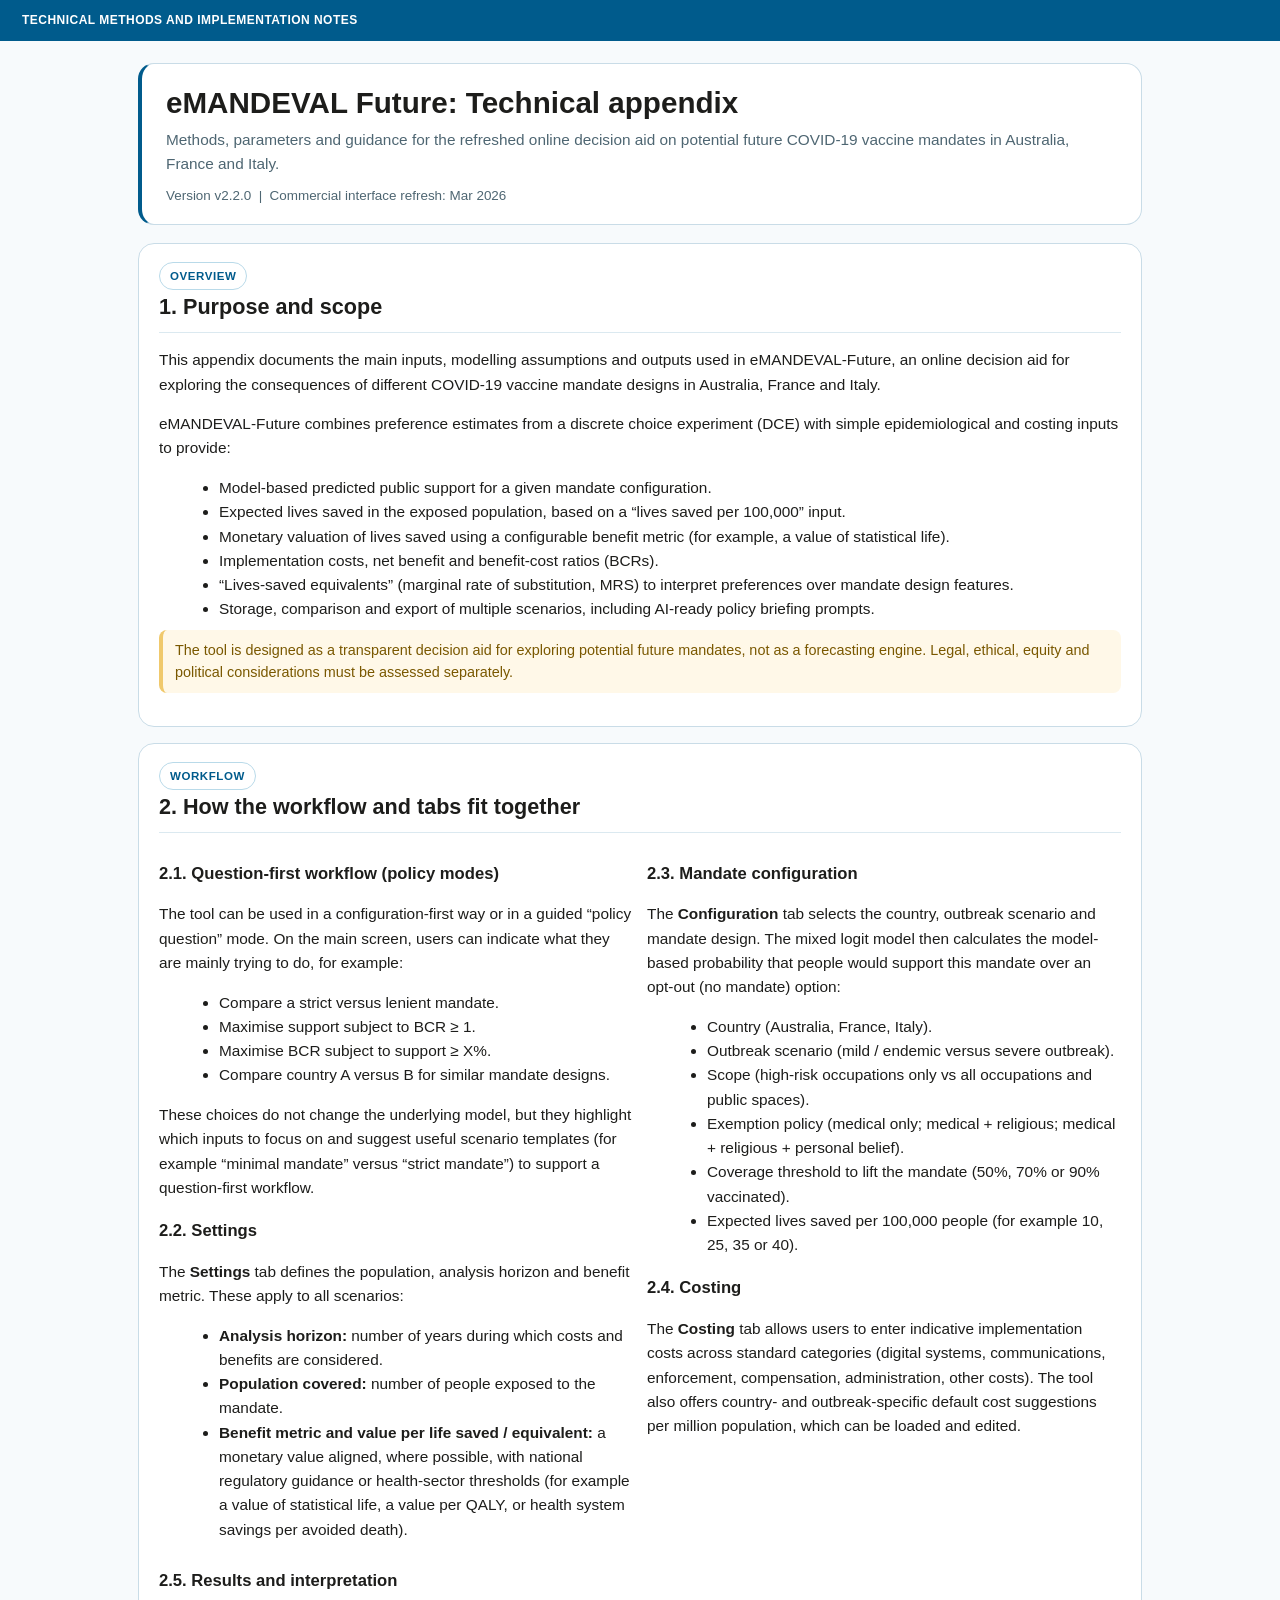
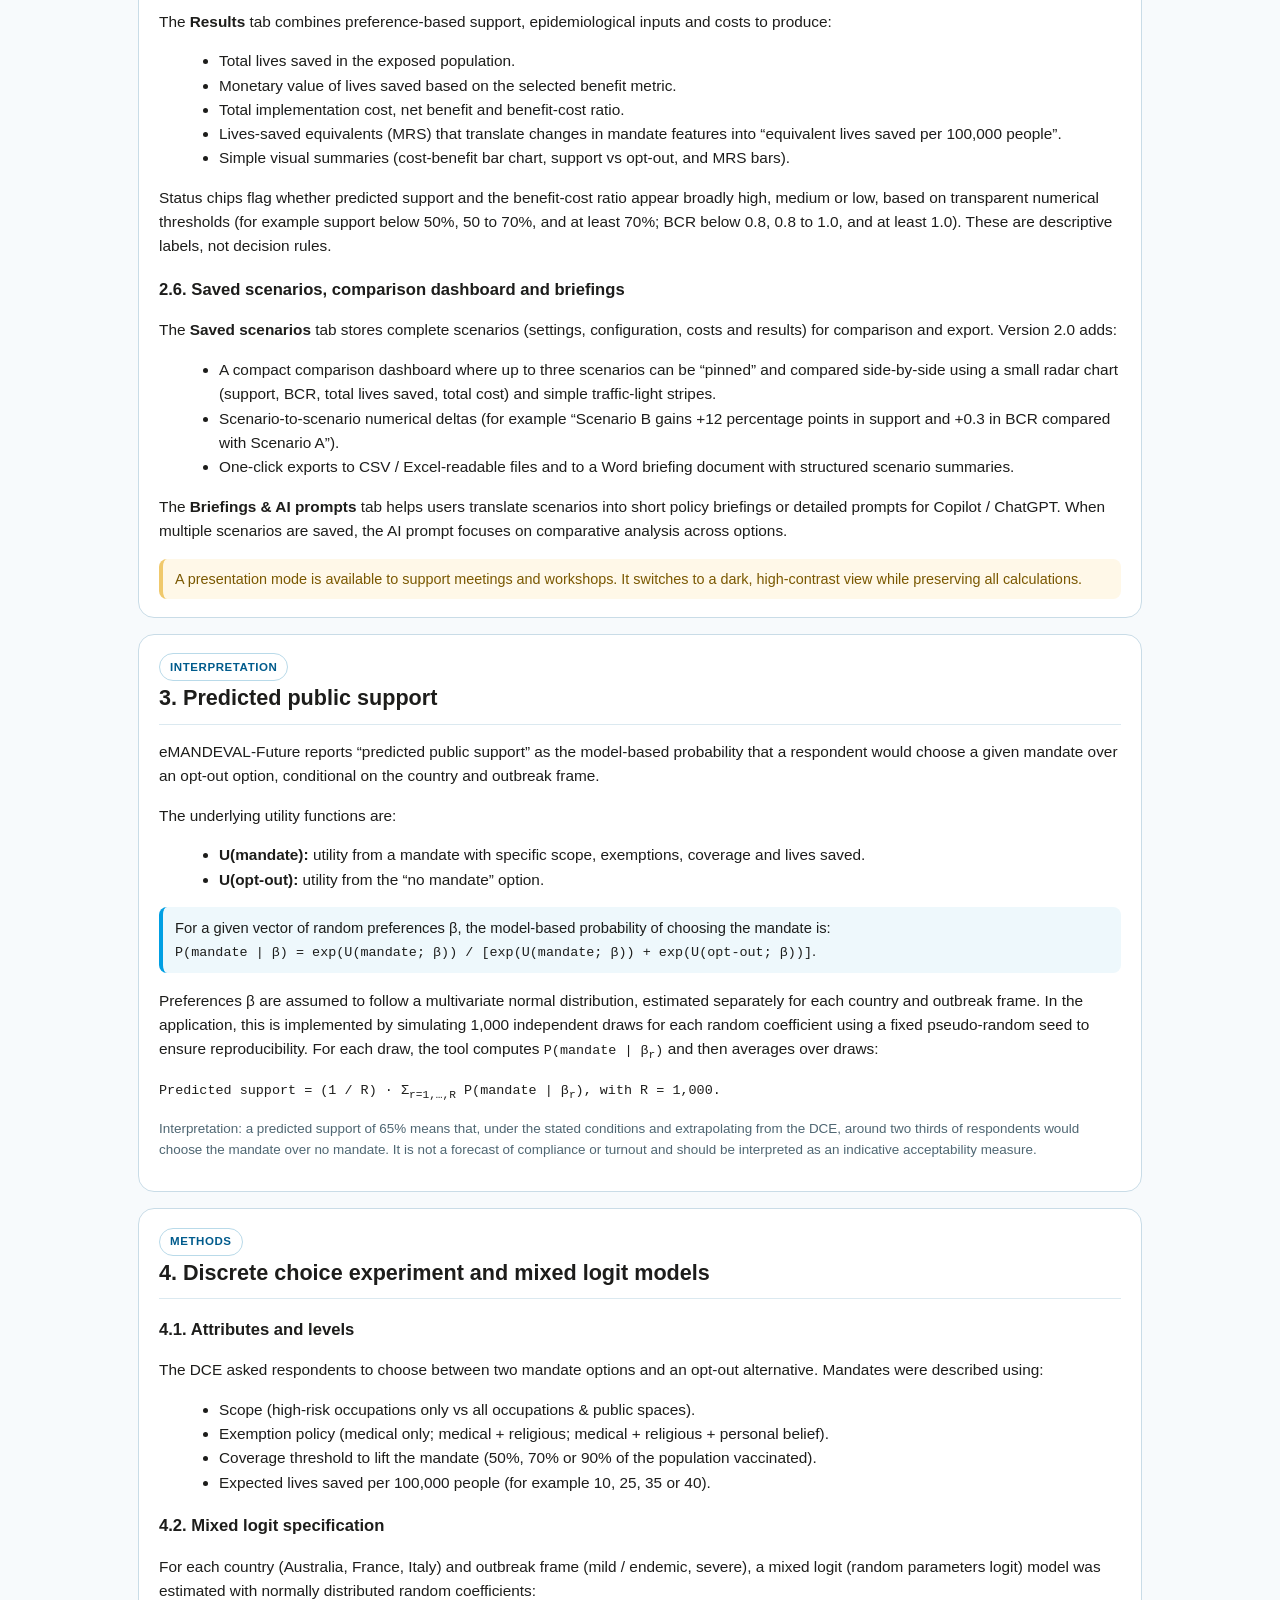
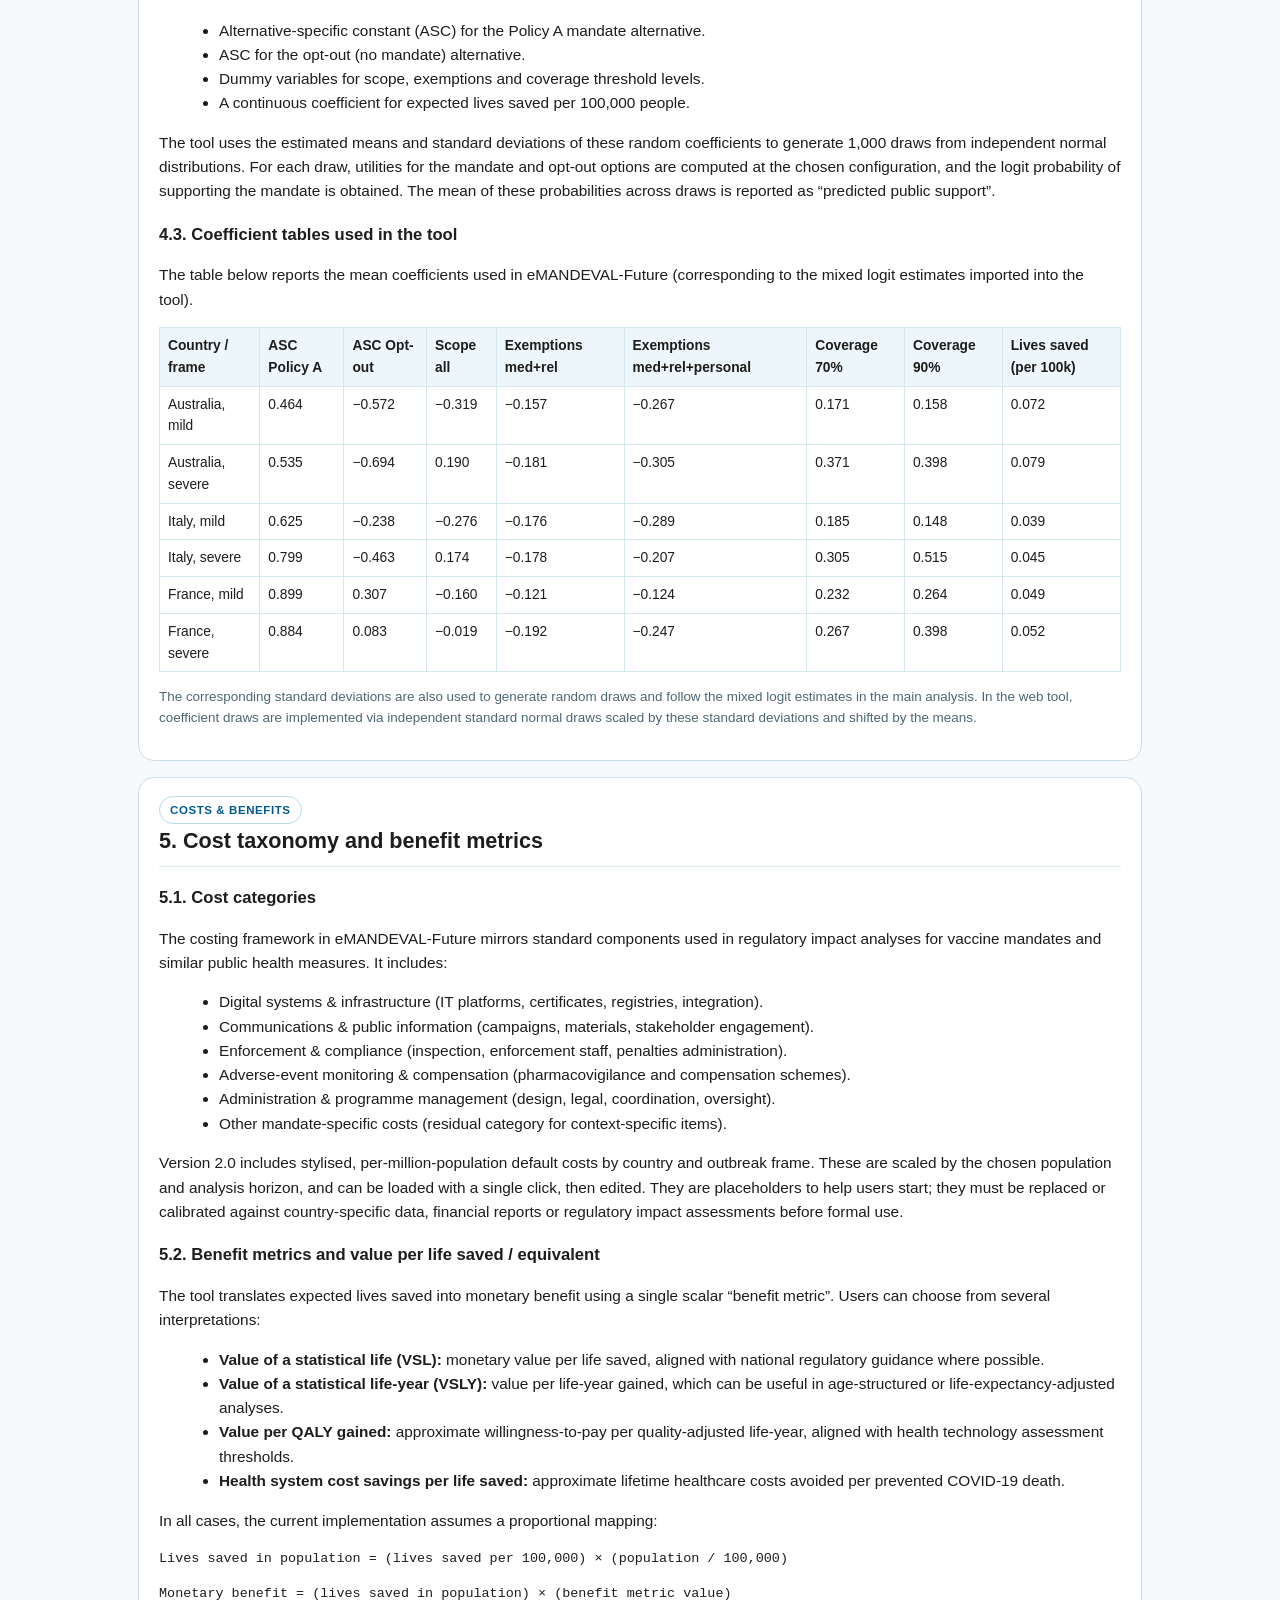
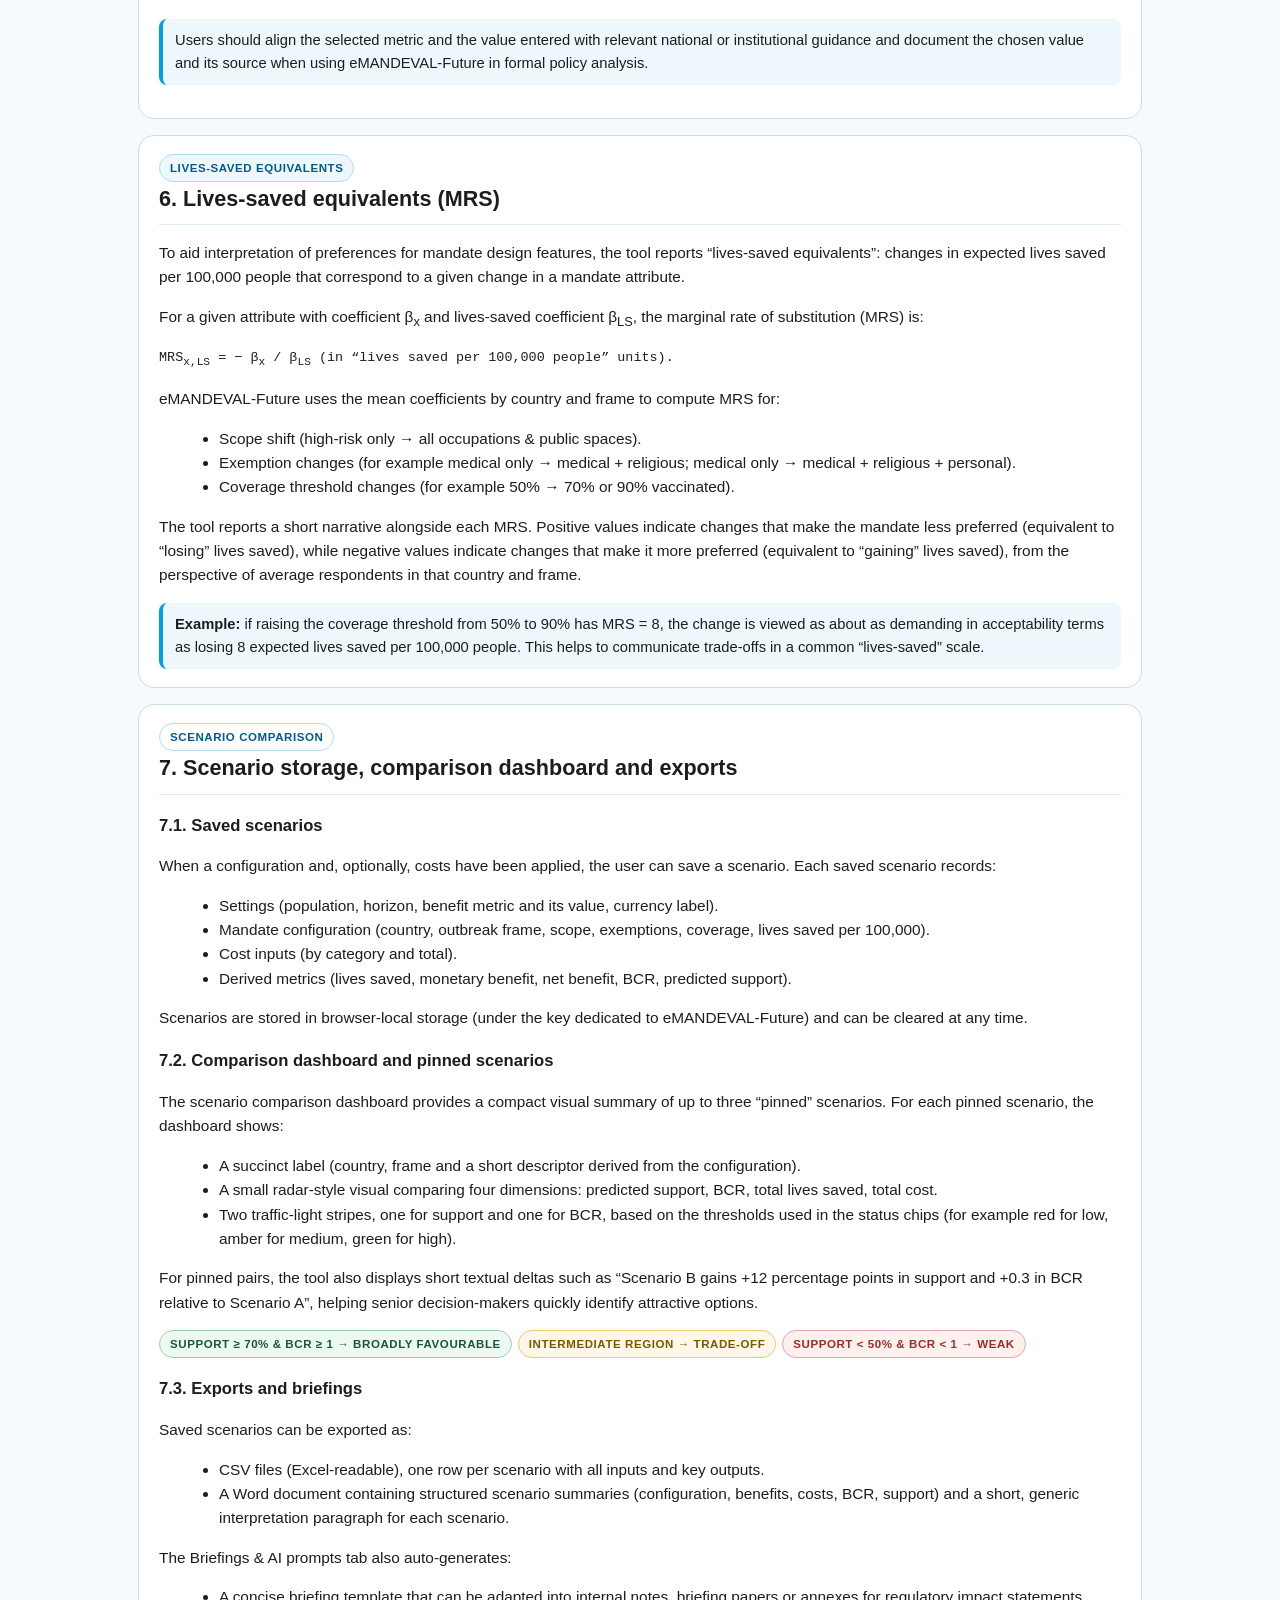
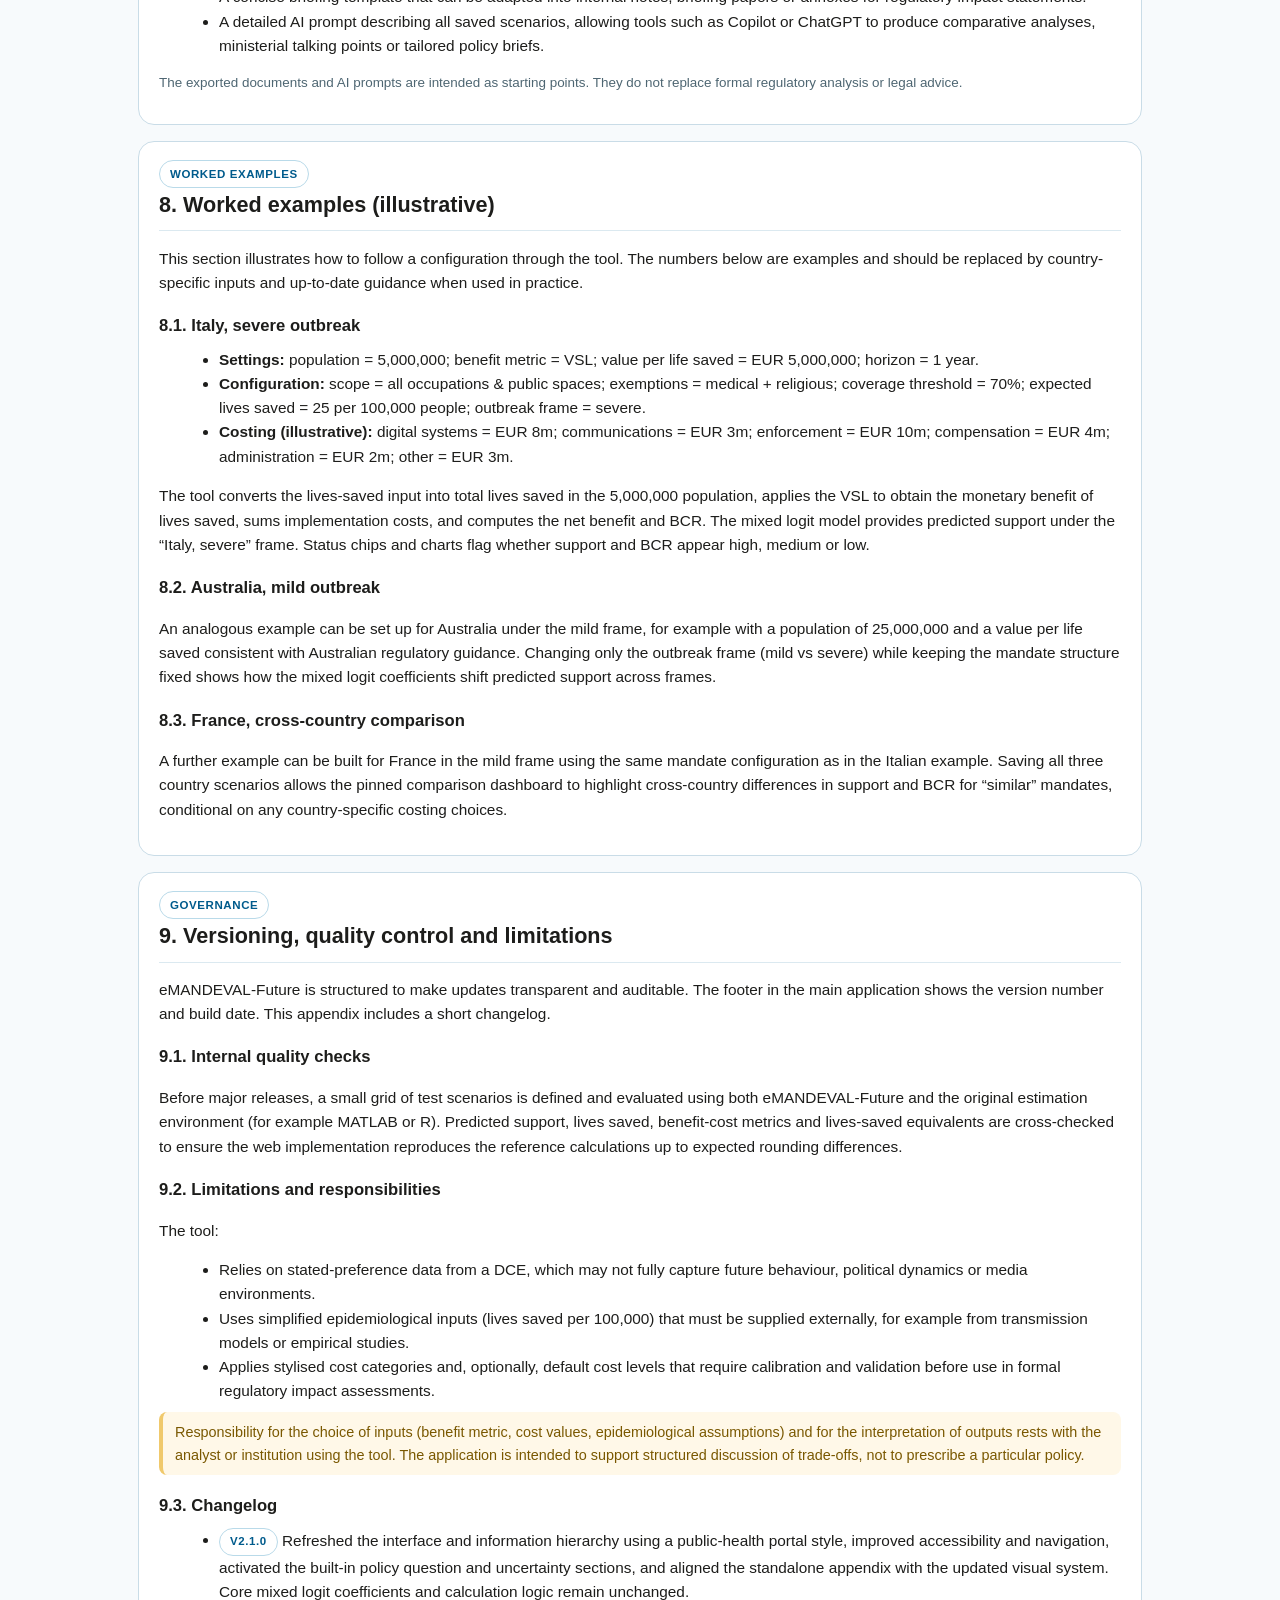
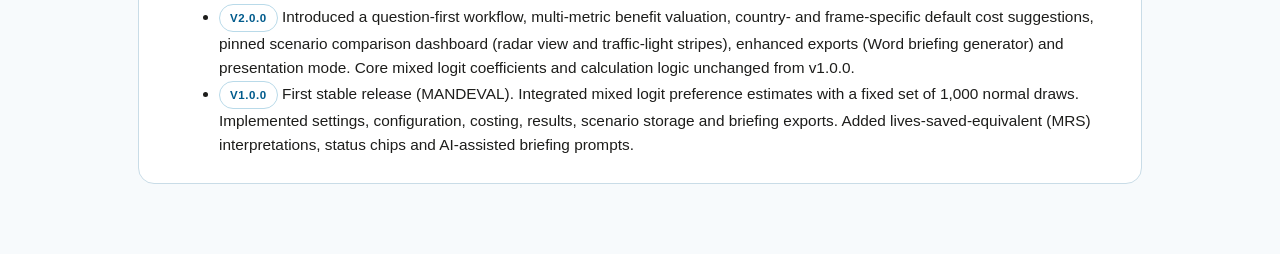
<file: technical-appendix.html>
<!DOCTYPE html>
<html lang="en">
<head>
  <meta charset="UTF-8" />
  <title>eMANDEVAL Future: Technical appendix</title>
  <meta name="viewport" content="width=device-width, initial-scale=1" />
  <style>
    :root {
      --who-blue: #009fe3;
      --who-blue-deep: #005b8c;
      --who-blue-soft: #eef8fc;
      --who-border: #c9dce7;
      --who-border-strong: #93b6c8;
      --who-text: #1d1d1b;
      --who-text-soft: #4e6672;
      --who-warning-bg: #fff8e8;
      --who-warning-border: #f0c96c;
      --who-warning-text: #7a5800;
      --who-card: #ffffff;
      --who-page: #f5fbfe;
      --radius-md: 10px;
      --radius-lg: 16px;
      --shadow: 0 12px 28px rgba(0, 59, 92, 0.08);
      --font-sans: Arial, Helvetica, "Segoe UI", Roboto, sans-serif;
    }

    * {
      box-sizing: border-box;
    }

    body {
      margin: 0;
      padding: 0;
      font-family: var(--font-sans);
      line-height: 1.58;
      color: var(--who-text);
      background: #f7fafc;
    }

    body::before {
      content: "Technical methods and implementation notes";
      display: block;
      padding: 11px 22px;
      background: var(--who-blue-deep);
      color: #ffffff;
      font-size: 12px;
      font-weight: 700;
      letter-spacing: 0.04em;
      text-transform: uppercase;
    }

    .page {
      max-width: 1040px;
      margin: 22px auto 30px auto;
      padding: 0 18px 24px 18px;
    }

    header {
      padding: 22px 24px 18px 24px;
      margin-bottom: 18px;
      border: 1px solid var(--who-border);
      border-left: 4px solid var(--who-blue-deep);
      border-radius: var(--radius-lg);
      background: #ffffff;
      box-shadow: none;
    }

    header h1 {
      margin: 0;
      font-size: 1.85rem;
      line-height: 1.15;
      color: var(--who-text);
    }

    header p {
      margin: 8px 0 0 0;
      color: var(--who-text-soft);
      font-size: 0.96rem;
    }

    h2 {
      margin: 0 0 10px;
      padding-bottom: 8px;
      border-bottom: 1px solid #dbe9f0;
      font-size: 1.35rem;
      color: var(--who-text);
    }

    h3 {
      margin-top: 18px;
      margin-bottom: 6px;
      font-size: 1.04rem;
      color: var(--who-text);
    }

    h4 {
      margin-top: 12px;
      margin-bottom: 4px;
      font-size: 0.95rem;
      color: var(--who-text);
    }

    p,
    li {
      font-size: 0.96rem;
      color: var(--who-text);
    }

    ul {
      margin: 8px 0 8px 20px;
    }

    .card {
      position: relative;
      background: var(--who-card);
      border-radius: var(--radius-lg);
      padding: 18px 20px;
      border: 1px solid var(--who-border);
      margin-bottom: 16px;
      box-shadow: none;
    }

    .card::before {
      display: none;
    }

    .pill,
    .chip,
    .tag {
      display: inline-flex;
      align-items: center;
      min-height: 28px;
      padding: 0 10px;
      border-radius: 999px;
      border: 1px solid #b9dae9;
      background: #ffffff;
      color: var(--who-blue-deep);
      font-size: 0.72rem;
      font-weight: 700;
      text-transform: uppercase;
      letter-spacing: 0.05em;
    }

    .pill.secondary {
      background: var(--who-blue-soft);
    }

    .grid-2 {
      display: grid;
      grid-template-columns: repeat(auto-fit, minmax(280px, 1fr));
      gap: 14px;
    }

    .highlight,
    .subtle-box {
      background: var(--who-blue-soft);
      border-left: 4px solid var(--who-blue);
      padding: 10px 12px;
      border-radius: 8px;
      font-size: 0.92rem;
    }

    .note {
      background: var(--who-warning-bg);
      border-left: 4px solid var(--who-warning-border);
      color: var(--who-warning-text);
      padding: 9px 12px;
      border-radius: 8px;
      margin-top: 8px;
      font-size: 0.9rem;
    }

    table {
      width: 100%;
      border-collapse: collapse;
      font-size: 0.86rem;
      margin-top: 8px;
    }

    table th,
    table td {
      border: 1px solid #d7e7ee;
      padding: 7px 8px;
      text-align: left;
      vertical-align: top;
    }

    table thead {
      background: #edf7fb;
    }

    .small {
      font-size: 0.84rem;
      color: var(--who-text-soft);
    }

    .chip-row {
      margin-top: 8px;
      display: flex;
      flex-wrap: wrap;
      gap: 6px;
    }

    .chip.good {
      color: #145a32;
      border-color: #9ed0b0;
      background: #edf8f2;
    }

    .chip.med {
      color: #7a5800;
      border-color: #f0c96c;
      background: #fff8e8;
    }

    .chip.bad {
      color: #9d2d23;
      border-color: #e3a8a3;
      background: #fdf0ef;
    }

    .changelog {
      font-size: 0.86rem;
    }

    .inline-math {
      font-family: "SF Mono", ui-monospace, Menlo, Monaco, Consolas, "Liberation Mono", "Courier New", monospace;
      font-size: 0.84rem;
    }

    @media print {
      body {
        background: #ffffff;
      }
      body::before {
        display: none;
      }
      .card,
      header {
        box-shadow: none;
      }
    }
  </style>
</head>
<body>
  <div class="page">
    <header>
      <h1>eMANDEVAL Future: Technical appendix</h1>
      <p>Methods, parameters and guidance for the refreshed online decision aid on potential future COVID-19 vaccine mandates in Australia, France and Italy.</p>
      <p class="small">Version v2.2.0 &nbsp;|&nbsp; Commercial interface refresh: Mar 2026</p>
    </header>

    <section class="card">
      <span class="pill">Overview</span>
      <h2>1. Purpose and scope</h2>
      <p>
        This appendix documents the main inputs, modelling assumptions and outputs used in eMANDEVAL-Future, an online
        decision aid for exploring the consequences of different COVID-19 vaccine mandate designs in Australia, France
        and Italy.
      </p>
      <p>
        eMANDEVAL-Future combines preference estimates from a discrete choice experiment (DCE) with simple epidemiological
        and costing inputs to provide:
      </p>
      <ul>
        <li>Model-based predicted public support for a given mandate configuration.</li>
        <li>Expected lives saved in the exposed population, based on a “lives saved per 100,000” input.</li>
        <li>Monetary valuation of lives saved using a configurable benefit metric (for example, a value of statistical life).</li>
        <li>Implementation costs, net benefit and benefit-cost ratios (BCRs).</li>
        <li>“Lives-saved equivalents” (marginal rate of substitution, MRS) to interpret preferences over mandate design features.</li>
        <li>Storage, comparison and export of multiple scenarios, including AI-ready policy briefing prompts.</li>
      </ul>
      <p class="note">
        The tool is designed as a transparent decision aid for exploring potential future mandates, not as a forecasting
        engine. Legal, ethical, equity and political considerations must be assessed separately.
      </p>
    </section>

    <section class="card">
      <span class="pill">Workflow</span>
      <h2>2. How the workflow and tabs fit together</h2>
      <div class="grid-2">
        <div>
          <h3>2.1. Question-first workflow (policy modes)</h3>
          <p>
            The tool can be used in a configuration-first way or in a guided “policy question” mode. On the main screen,
            users can indicate what they are mainly trying to do, for example:
          </p>
          <ul>
            <li>Compare a strict versus lenient mandate.</li>
            <li>Maximise support subject to BCR&nbsp;≥&nbsp;1.</li>
            <li>Maximise BCR subject to support&nbsp;≥&nbsp;X%.</li>
            <li>Compare country A versus B for similar mandate designs.</li>
          </ul>
          <p>
            These choices do not change the underlying model, but they highlight which inputs to focus on and suggest
            useful scenario templates (for example “minimal mandate” versus “strict mandate”) to support a question-first
            workflow.
          </p>

          <h3>2.2. Settings</h3>
          <p>
            The <strong>Settings</strong> tab defines the population, analysis horizon and benefit metric. These apply to
            all scenarios:
          </p>
          <ul>
            <li><strong>Analysis horizon:</strong> number of years during which costs and benefits are considered.</li>
            <li><strong>Population covered:</strong> number of people exposed to the mandate.</li>
            <li>
              <strong>Benefit metric and value per life saved / equivalent:</strong> a monetary value aligned, where
              possible, with national regulatory guidance or health-sector thresholds (for example a value of statistical
              life, a value per QALY, or health system savings per avoided death).
            </li>
          </ul>
        </div>

        <div>
          <h3>2.3. Mandate configuration</h3>
          <p>
            The <strong>Configuration</strong> tab selects the country, outbreak scenario and mandate design. The mixed
            logit model then calculates the model-based probability that people would support this mandate over an opt-out
            (no mandate) option:
          </p>
          <ul>
            <li>Country (Australia, France, Italy).</li>
            <li>Outbreak scenario (mild / endemic versus severe outbreak).</li>
            <li>Scope (high-risk occupations only vs all occupations and public spaces).</li>
            <li>Exemption policy (medical only; medical + religious; medical + religious + personal belief).</li>
            <li>Coverage threshold to lift the mandate (50%, 70% or 90% vaccinated).</li>
            <li>Expected lives saved per 100,000 people (for example 10, 25, 35 or 40).</li>
          </ul>

          <h3>2.4. Costing</h3>
          <p>
            The <strong>Costing</strong> tab allows users to enter indicative implementation costs across standard
            categories (digital systems, communications, enforcement, compensation, administration, other costs). The tool
            also offers country- and outbreak-specific default cost suggestions per million population, which can be
            loaded and edited.
          </p>
        </div>
      </div>

      <h3>2.5. Results and interpretation</h3>
      <p>
        The <strong>Results</strong> tab combines preference-based support, epidemiological inputs and costs to produce:
      </p>
      <ul>
        <li>Total lives saved in the exposed population.</li>
        <li>Monetary value of lives saved based on the selected benefit metric.</li>
        <li>Total implementation cost, net benefit and benefit-cost ratio.</li>
        <li>
          Lives-saved equivalents (MRS) that translate changes in mandate features into “equivalent lives saved per
          100,000 people”.
        </li>
        <li>Simple visual summaries (cost-benefit bar chart, support vs opt-out, and MRS bars).</li>
      </ul>
      <p>
        Status chips flag whether predicted support and the benefit-cost ratio appear broadly high, medium or low, based
        on transparent numerical thresholds (for example support below 50%, 50 to 70%, and at least 70%; BCR below 0.8, 0.8 to 1.0, and at least 1.0). These
        are descriptive labels, not decision rules.
      </p>

      <h3>2.6. Saved scenarios, comparison dashboard and briefings</h3>
      <p>
        The <strong>Saved scenarios</strong> tab stores complete scenarios (settings, configuration, costs and results)
        for comparison and export. Version 2.0 adds:
      </p>
      <ul>
        <li>
          A compact comparison dashboard where up to three scenarios can be “pinned” and compared side-by-side using a
          small radar chart (support, BCR, total lives saved, total cost) and simple traffic-light stripes.
        </li>
        <li>
          Scenario-to-scenario numerical deltas (for example “Scenario B gains +12 percentage points in support and +0.3
          in BCR compared with Scenario A”).
        </li>
        <li>
          One-click exports to CSV / Excel-readable files and to a Word briefing document with structured scenario
          summaries.
        </li>
      </ul>
      <p>
        The <strong>Briefings &amp; AI prompts</strong> tab helps users translate scenarios into short policy briefings or
        detailed prompts for Copilot / ChatGPT. When multiple scenarios are saved, the AI prompt focuses on comparative
        analysis across options.
      </p>
      <div class="note">
        A presentation mode is available to support meetings and workshops. It switches to a dark, high-contrast view
        while preserving all calculations.
      </div>
    </section>

    <section class="card">
      <span class="pill">Interpretation</span>
      <h2>3. Predicted public support</h2>
      <p>
        eMANDEVAL-Future reports “predicted public support” as the model-based probability that a respondent would choose
        a given mandate over an opt-out option, conditional on the country and outbreak frame.
      </p>
      <p>
        The underlying utility functions are:
      </p>
      <ul>
        <li><strong>U(mandate):</strong> utility from a mandate with specific scope, exemptions, coverage and lives saved.</li>
        <li><strong>U(opt-out):</strong> utility from the “no mandate” option.</li>
      </ul>
      <p class="highlight">
        For a given vector of random preferences β, the model-based probability of choosing the mandate is:
        <br />
        <span class="inline-math">P(mandate | β) = exp(U(mandate; β)) / [exp(U(mandate; β)) + exp(U(opt-out; β))]</span>.
      </p>
      <p>
        Preferences β are assumed to follow a multivariate normal distribution, estimated separately for each country and
        outbreak frame. In the application, this is implemented by simulating 1,000 independent draws for each random
        coefficient using a fixed pseudo-random seed to ensure reproducibility. For each draw, the tool computes
        <span class="inline-math">P(mandate | β<sub>r</sub>)</span> and then averages over draws:
      </p>
      <p class="inline-math">
        Predicted support = (1 / R) · Σ<sub>r=1,…,R</sub> P(mandate | β<sub>r</sub>), with R = 1,000.
      </p>
      <p class="small">
        Interpretation: a predicted support of 65% means that, under the stated conditions and extrapolating from the DCE,
        around two thirds of respondents would choose the mandate over no mandate. It is not a forecast of compliance or
        turnout and should be interpreted as an indicative acceptability measure.
      </p>
    </section>

    <section class="card">
      <span class="pill">Methods</span>
      <h2>4. Discrete choice experiment and mixed logit models</h2>

      <h3>4.1. Attributes and levels</h3>
      <p>
        The DCE asked respondents to choose between two mandate options and an opt-out alternative. Mandates were
        described using:
      </p>
      <ul>
        <li>Scope (high-risk occupations only vs all occupations &amp; public spaces).</li>
        <li>Exemption policy (medical only; medical + religious; medical + religious + personal belief).</li>
        <li>Coverage threshold to lift the mandate (50%, 70% or 90% of the population vaccinated).</li>
        <li>Expected lives saved per 100,000 people (for example 10, 25, 35 or 40).</li>
      </ul>

      <h3>4.2. Mixed logit specification</h3>
      <p>
        For each country (Australia, France, Italy) and outbreak frame (mild / endemic, severe), a mixed logit (random
        parameters logit) model was estimated with normally distributed random coefficients:
      </p>
      <ul>
        <li>Alternative-specific constant (ASC) for the Policy A mandate alternative.</li>
        <li>ASC for the opt-out (no mandate) alternative.</li>
        <li>Dummy variables for scope, exemptions and coverage threshold levels.</li>
        <li>A continuous coefficient for expected lives saved per 100,000 people.</li>
      </ul>

      <p>
        The tool uses the estimated means and standard deviations of these random coefficients to generate 1,000 draws
        from independent normal distributions. For each draw, utilities for the mandate and opt-out options are computed
        at the chosen configuration, and the logit probability of supporting the mandate is obtained. The mean of these
        probabilities across draws is reported as “predicted public support”.
      </p>

      <h3>4.3. Coefficient tables used in the tool</h3>
      <p>
        The table below reports the mean coefficients used in eMANDEVAL-Future (corresponding to the mixed logit estimates
        imported into the tool).
      </p>

      <table>
        <thead>
          <tr>
            <th>Country / frame</th>
            <th>ASC Policy A</th>
            <th>ASC Opt-out</th>
            <th>Scope all</th>
            <th>Exemptions med+rel</th>
            <th>Exemptions med+rel+personal</th>
            <th>Coverage 70%</th>
            <th>Coverage 90%</th>
            <th>Lives saved (per 100k)</th>
          </tr>
        </thead>
        <tbody>
          <tr>
            <td>Australia, mild</td>
            <td>0.464</td>
            <td>−0.572</td>
            <td>−0.319</td>
            <td>−0.157</td>
            <td>−0.267</td>
            <td>0.171</td>
            <td>0.158</td>
            <td>0.072</td>
          </tr>
          <tr>
            <td>Australia, severe</td>
            <td>0.535</td>
            <td>−0.694</td>
            <td>0.190</td>
            <td>−0.181</td>
            <td>−0.305</td>
            <td>0.371</td>
            <td>0.398</td>
            <td>0.079</td>
          </tr>
          <tr>
            <td>Italy, mild</td>
            <td>0.625</td>
            <td>−0.238</td>
            <td>−0.276</td>
            <td>−0.176</td>
            <td>−0.289</td>
            <td>0.185</td>
            <td>0.148</td>
            <td>0.039</td>
          </tr>
          <tr>
            <td>Italy, severe</td>
            <td>0.799</td>
            <td>−0.463</td>
            <td>0.174</td>
            <td>−0.178</td>
            <td>−0.207</td>
            <td>0.305</td>
            <td>0.515</td>
            <td>0.045</td>
          </tr>
          <tr>
            <td>France, mild</td>
            <td>0.899</td>
            <td>0.307</td>
            <td>−0.160</td>
            <td>−0.121</td>
            <td>−0.124</td>
            <td>0.232</td>
            <td>0.264</td>
            <td>0.049</td>
          </tr>
          <tr>
            <td>France, severe</td>
            <td>0.884</td>
            <td>0.083</td>
            <td>−0.019</td>
            <td>−0.192</td>
            <td>−0.247</td>
            <td>0.267</td>
            <td>0.398</td>
            <td>0.052</td>
          </tr>
        </tbody>
      </table>

      <p class="small">
        The corresponding standard deviations are also used to generate random draws and follow the mixed logit estimates
        in the main analysis. In the web tool, coefficient draws are implemented via independent standard normal draws
        scaled by these standard deviations and shifted by the means.
      </p>
    </section>

    <section class="card">
      <span class="pill">Costs &amp; benefits</span>
      <h2>5. Cost taxonomy and benefit metrics</h2>

      <h3>5.1. Cost categories</h3>
      <p>
        The costing framework in eMANDEVAL-Future mirrors standard components used in regulatory impact analyses for
        vaccine mandates and similar public health measures. It includes:
      </p>
      <ul>
        <li>Digital systems &amp; infrastructure (IT platforms, certificates, registries, integration).</li>
        <li>Communications &amp; public information (campaigns, materials, stakeholder engagement).</li>
        <li>Enforcement &amp; compliance (inspection, enforcement staff, penalties administration).</li>
        <li>Adverse-event monitoring &amp; compensation (pharmacovigilance and compensation schemes).</li>
        <li>Administration &amp; programme management (design, legal, coordination, oversight).</li>
        <li>Other mandate-specific costs (residual category for context-specific items).</li>
      </ul>
      <p>
        Version 2.0 includes stylised, per-million-population default costs by country and outbreak frame. These are
        scaled by the chosen population and analysis horizon, and can be loaded with a single click, then edited. They are
        placeholders to help users start; they must be replaced or calibrated against country-specific data, financial
        reports or regulatory impact assessments before formal use.
      </p>

      <h3>5.2. Benefit metrics and value per life saved / equivalent</h3>
      <p>
        The tool translates expected lives saved into monetary benefit using a single scalar “benefit metric”. Users can
        choose from several interpretations:
      </p>
      <ul>
        <li>
          <strong>Value of a statistical life (VSL):</strong> monetary value per life saved, aligned with national
          regulatory guidance where possible.
        </li>
        <li>
          <strong>Value of a statistical life-year (VSLY):</strong> value per life-year gained, which can be useful in
          age-structured or life-expectancy-adjusted analyses.
        </li>
        <li>
          <strong>Value per QALY gained:</strong> approximate willingness-to-pay per quality-adjusted life-year, aligned
          with health technology assessment thresholds.
        </li>
        <li>
          <strong>Health system cost savings per life saved:</strong> approximate lifetime healthcare costs avoided per
          prevented COVID-19 death.
        </li>
      </ul>
      <p>
        In all cases, the current implementation assumes a proportional mapping:
      </p>
      <p class="inline-math">
        Lives saved in population = (lives saved per 100,000) × (population / 100,000)
      </p>
      <p class="inline-math">
        Monetary benefit = (lives saved in population) × (benefit metric value)
      </p>
      <p class="highlight">
        Users should align the selected metric and the value entered with relevant national or institutional guidance and
        document the chosen value and its source when using eMANDEVAL-Future in formal policy analysis.
      </p>
    </section>

    <section class="card">
      <span class="pill secondary">Lives-saved equivalents</span>
      <h2>6. Lives-saved equivalents (MRS)</h2>
      <p>
        To aid interpretation of preferences for mandate design features, the tool reports “lives-saved equivalents”:
        changes in expected lives saved per 100,000 people that correspond to a given change in a mandate attribute.
      </p>
      <p>
        For a given attribute with coefficient β<sub>x</sub> and lives-saved coefficient β<sub>LS</sub>, the marginal rate
        of substitution (MRS) is:
      </p>
      <p class="inline-math">
        MRS<sub>x,LS</sub> = − β<sub>x</sub> / β<sub>LS</sub> (in “lives saved per 100,000 people” units).
      </p>
      <p>
        eMANDEVAL-Future uses the mean coefficients by country and frame to compute MRS for:
      </p>
      <ul>
        <li>Scope shift (high-risk only → all occupations &amp; public spaces).</li>
        <li>Exemption changes (for example medical only → medical + religious; medical only → medical + religious + personal).</li>
        <li>Coverage threshold changes (for example 50% → 70% or 90% vaccinated).</li>
      </ul>
      <p>
        The tool reports a short narrative alongside each MRS. Positive values indicate changes that make the mandate less
        preferred (equivalent to “losing” lives saved), while negative values indicate changes that make it more preferred
        (equivalent to “gaining” lives saved), from the perspective of average respondents in that country and frame.
      </p>
      <div class="subtle-box">
        <strong>Example:</strong> if raising the coverage threshold from 50% to 90% has MRS = 8, the change is viewed as
        about as demanding in acceptability terms as losing 8 expected lives saved per 100,000 people. This helps to
        communicate trade-offs in a common “lives-saved” scale.
      </div>
    </section>

    <section class="card">
      <span class="pill">Scenario comparison</span>
      <h2>7. Scenario storage, comparison dashboard and exports</h2>

      <h3>7.1. Saved scenarios</h3>
      <p>
        When a configuration and, optionally, costs have been applied, the user can save a scenario. Each saved scenario
        records:
      </p>
      <ul>
        <li>Settings (population, horizon, benefit metric and its value, currency label).</li>
        <li>Mandate configuration (country, outbreak frame, scope, exemptions, coverage, lives saved per 100,000).</li>
        <li>Cost inputs (by category and total).</li>
        <li>Derived metrics (lives saved, monetary benefit, net benefit, BCR, predicted support).</li>
      </ul>
      <p>
        Scenarios are stored in browser-local storage (under the key dedicated to eMANDEVAL-Future) and can be cleared at
        any time.
      </p>

      <h3>7.2. Comparison dashboard and pinned scenarios</h3>
      <p>
        The scenario comparison dashboard provides a compact visual summary of up to three “pinned” scenarios. For each
        pinned scenario, the dashboard shows:
      </p>
      <ul>
        <li>A succinct label (country, frame and a short descriptor derived from the configuration).</li>
        <li>A small radar-style visual comparing four dimensions: predicted support, BCR, total lives saved, total cost.</li>
        <li>
          Two traffic-light stripes, one for support and one for BCR, based on the thresholds used in the status chips
          (for example red for low, amber for medium, green for high).
        </li>
      </ul>
      <p>
        For pinned pairs, the tool also displays short textual deltas such as “Scenario B gains +12 percentage points in
        support and +0.3 in BCR relative to Scenario A”, helping senior decision-makers quickly identify attractive
        options.
      </p>
      <div class="chip-row">
        <span class="chip good">Support ≥ 70% &amp; BCR ≥ 1 &rarr; broadly favourable</span>
        <span class="chip med">Intermediate region &rarr; trade-off</span>
        <span class="chip bad">Support &lt; 50% &amp; BCR &lt; 1 &rarr; weak</span>
      </div>

      <h3>7.3. Exports and briefings</h3>
      <p>
        Saved scenarios can be exported as:
      </p>
      <ul>
        <li>CSV files (Excel-readable), one row per scenario with all inputs and key outputs.</li>
        <li>
          A Word document containing structured scenario summaries (configuration, benefits, costs, BCR, support) and a
          short, generic interpretation paragraph for each scenario.
        </li>
      </ul>
      <p>
        The Briefings &amp; AI prompts tab also auto-generates:
      </p>
      <ul>
        <li>
          A concise briefing template that can be adapted into internal notes, briefing papers or annexes for regulatory
          impact statements.
        </li>
        <li>
          A detailed AI prompt describing all saved scenarios, allowing tools such as Copilot or ChatGPT to produce
          comparative analyses, ministerial talking points or tailored policy briefs.
        </li>
      </ul>
      <p class="small">
        The exported documents and AI prompts are intended as starting points. They do not replace formal regulatory
        analysis or legal advice.
      </p>
    </section>

    <section class="card">
      <span class="pill">Worked examples</span>
      <h2>8. Worked examples (illustrative)</h2>
      <p>
        This section illustrates how to follow a configuration through the tool. The numbers below are examples and should
        be replaced by country-specific inputs and up-to-date guidance when used in practice.
      </p>

      <h3>8.1. Italy, severe outbreak</h3>
      <ul>
        <li><strong>Settings:</strong> population = 5,000,000; benefit metric = VSL; value per life saved = EUR&nbsp;5,000,000; horizon = 1 year.</li>
        <li>
          <strong>Configuration:</strong> scope = all occupations &amp; public spaces; exemptions = medical + religious;
          coverage threshold = 70%; expected lives saved = 25 per 100,000 people; outbreak frame = severe.
        </li>
        <li>
          <strong>Costing (illustrative):</strong> digital systems = EUR&nbsp;8m; communications = EUR&nbsp;3m;
          enforcement = EUR&nbsp;10m; compensation = EUR&nbsp;4m; administration = EUR&nbsp;2m; other = EUR&nbsp;3m.
        </li>
      </ul>
      <p>
        The tool converts the lives-saved input into total lives saved in the 5,000,000 population, applies the VSL to
        obtain the monetary benefit of lives saved, sums implementation costs, and computes the net benefit and BCR. The
        mixed logit model provides predicted support under the “Italy, severe” frame. Status chips and charts flag whether
        support and BCR appear high, medium or low.
      </p>

      <h3>8.2. Australia, mild outbreak</h3>
      <p>
        An analogous example can be set up for Australia under the mild frame, for example with a population of
        25,000,000 and a value per life saved consistent with Australian regulatory guidance. Changing only the outbreak
        frame (mild vs severe) while keeping the mandate structure fixed shows how the mixed logit coefficients shift
        predicted support across frames.
      </p>

      <h3>8.3. France, cross-country comparison</h3>
      <p>
        A further example can be built for France in the mild frame using the same mandate configuration as in the Italian
        example. Saving all three country scenarios allows the pinned comparison dashboard to highlight cross-country
        differences in support and BCR for “similar” mandates, conditional on any country-specific costing choices.
      </p>
    </section>

    <section class="card">
      <span class="pill">Governance</span>
      <h2>9. Versioning, quality control and limitations</h2>
      <p>
        eMANDEVAL-Future is structured to make updates transparent and auditable. The footer in the main application shows
        the version number and build date. This appendix includes a short changelog.
      </p>

      <h3>9.1. Internal quality checks</h3>
      <p>
        Before major releases, a small grid of test scenarios is defined and evaluated using both eMANDEVAL-Future and the
        original estimation environment (for example MATLAB or R). Predicted support, lives saved, benefit-cost metrics
        and lives-saved equivalents are cross-checked to ensure the web implementation reproduces the reference
        calculations up to expected rounding differences.
      </p>

      <h3>9.2. Limitations and responsibilities</h3>
      <p>
        The tool:
      </p>
      <ul>
        <li>
          Relies on stated-preference data from a DCE, which may not fully capture future behaviour, political dynamics or
          media environments.
        </li>
        <li>
          Uses simplified epidemiological inputs (lives saved per 100,000) that must be supplied externally, for example
          from transmission models or empirical studies.
        </li>
        <li>
          Applies stylised cost categories and, optionally, default cost levels that require calibration and validation
          before use in formal regulatory impact assessments.
        </li>
      </ul>
      <p class="note">
        Responsibility for the choice of inputs (benefit metric, cost values, epidemiological assumptions) and for the
        interpretation of outputs rests with the analyst or institution using the tool. The application is intended to
        support structured discussion of trade-offs, not to prescribe a particular policy.
      </p>

      <h3>9.3. Changelog</h3>
      <ul class="changelog">
        <li>
          <span class="tag">v2.1.0</span>
          Refreshed the interface and information hierarchy using a public-health portal style, improved accessibility and
          navigation, activated the built-in policy question and uncertainty sections, and aligned the standalone appendix
          with the updated visual system. Core mixed logit coefficients and calculation logic remain unchanged.
        </li>
        <li>
          <span class="tag">v2.0.0</span>
          Introduced a question-first workflow, multi-metric benefit valuation, country- and frame-specific default cost
          suggestions, pinned scenario comparison dashboard (radar view and traffic-light stripes), enhanced exports
          (Word briefing generator) and presentation mode. Core mixed logit coefficients and calculation logic unchanged
          from v1.0.0.
        </li>
        <li>
          <span class="tag">v1.0.0</span>
          First stable release (MANDEVAL). Integrated mixed logit preference estimates with a fixed set of 1,000 normal
          draws. Implemented settings, configuration, costing, results, scenario storage and briefing exports. Added
          lives-saved-equivalent (MRS) interpretations, status chips and AI-assisted briefing prompts.
        </li>
      </ul>
    </section>
  </div>
</body>
</html>
</file>
